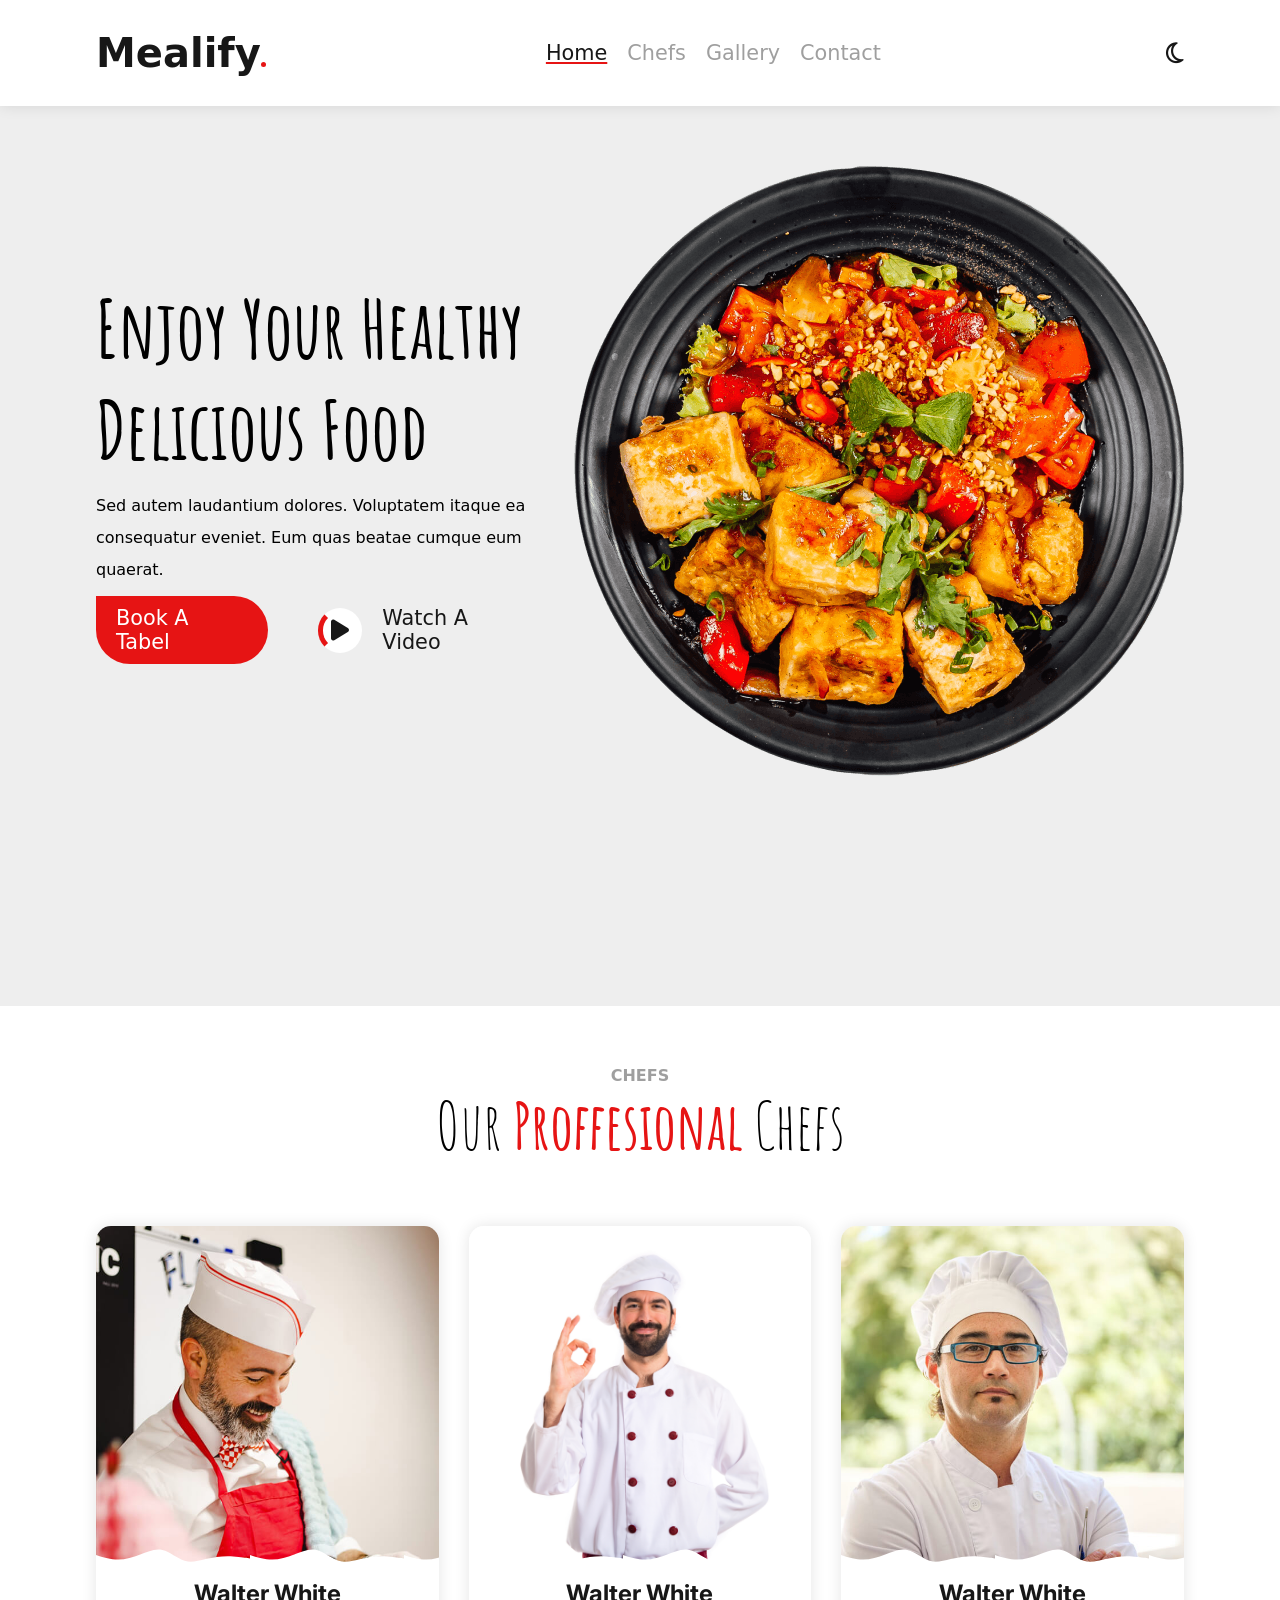
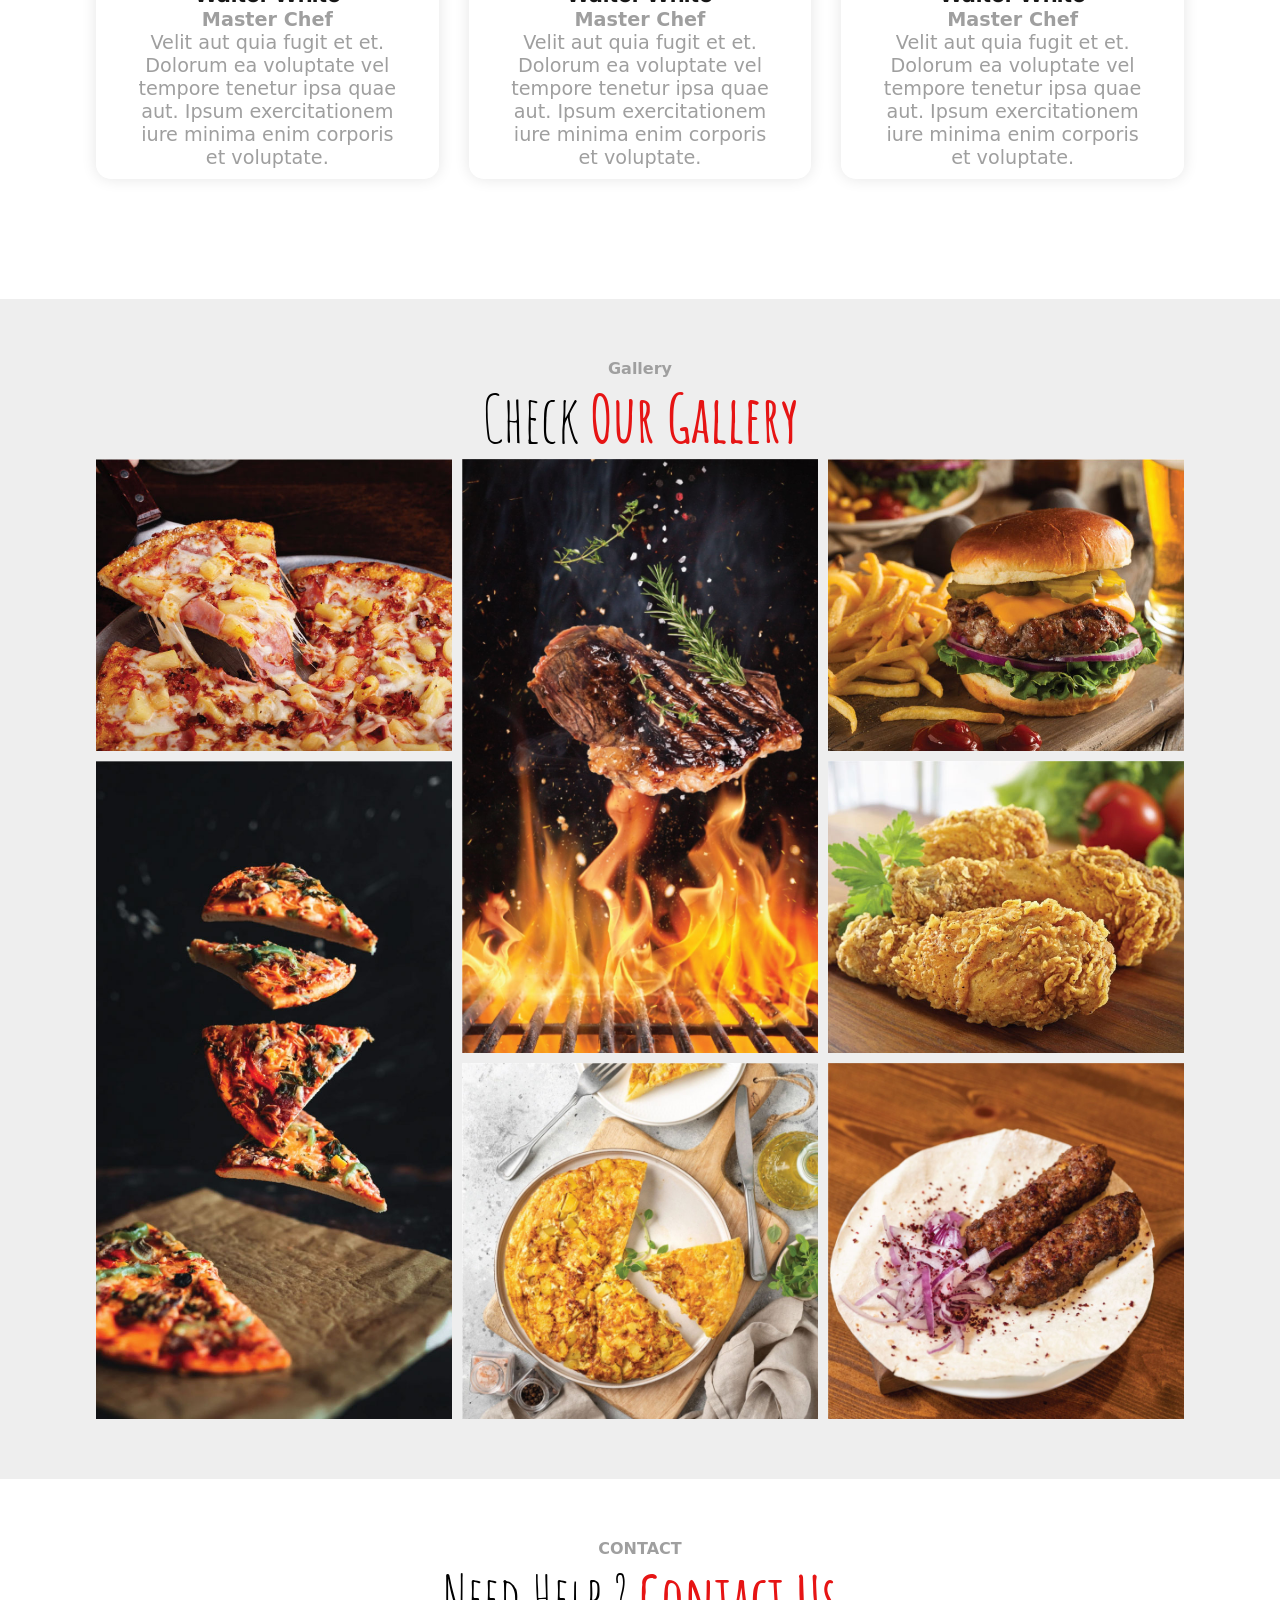
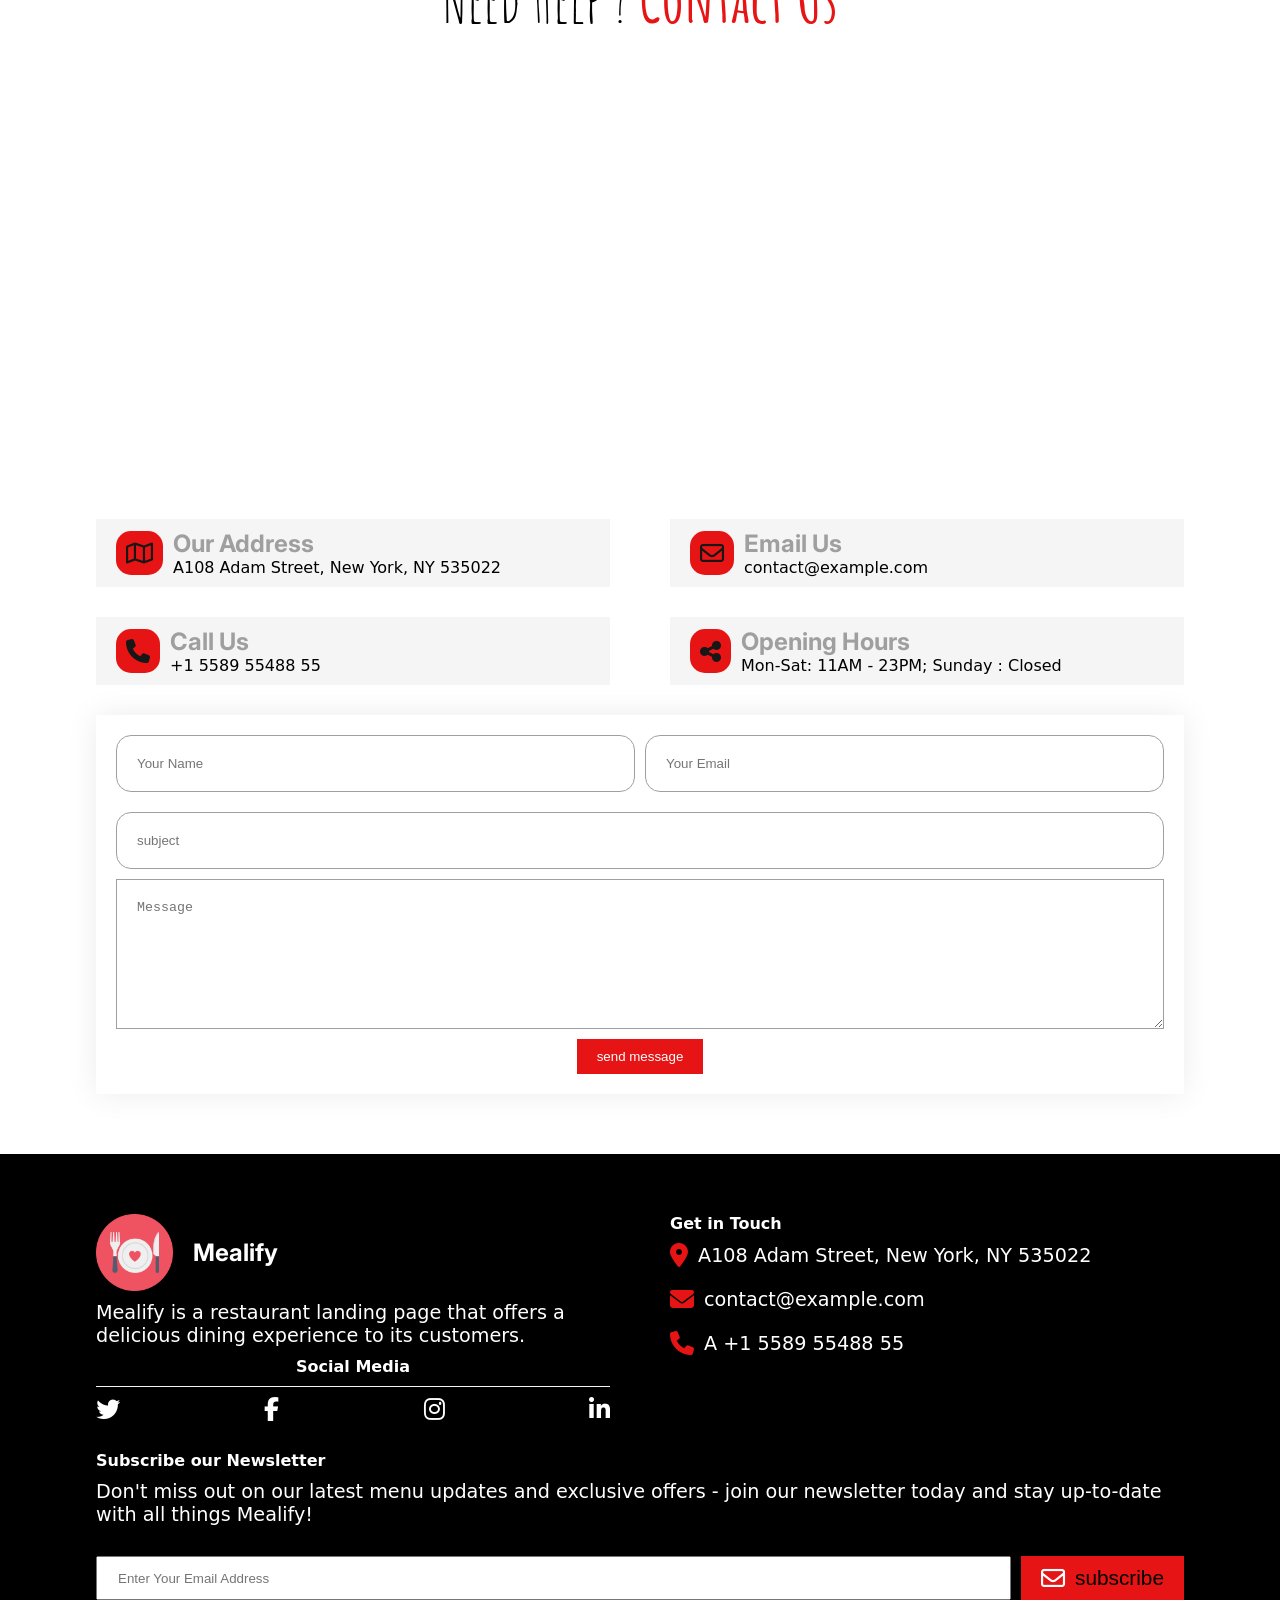
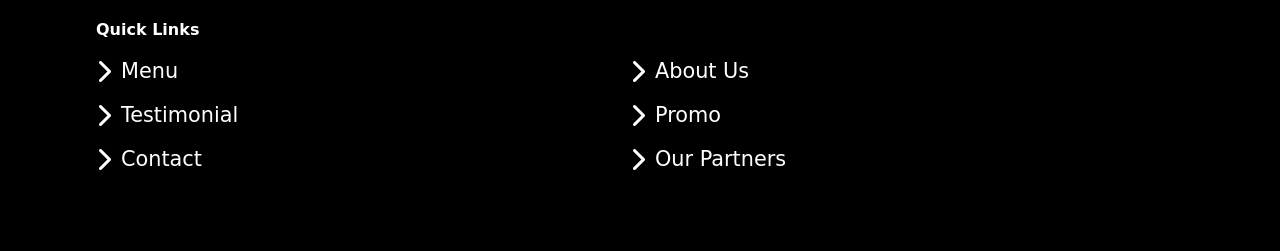
<file: index.html>
<!DOCTYPE html>
<html lang="en">
  <head>
    <meta charset="UTF-8" />
    <meta name="viewport" content="width=device-width, initial-scale=1.0" />

    <!-- 
    google-Fonts
    -->
    <link rel="preconnect" href="https://fonts.googleapis.com" />
    <link rel="preconnect" href="https://fonts.gstatic.com" crossorigin />
    <link
      href="https://fonts.googleapis.com/css2?family=Amatic+SC:wght@400;700&family=Inter:ital,opsz,wght@0,14..32,100..900;1,14..32,100..900&display=swap"
      rel="stylesheet"
    />
    <!-- 
google-Fonts
-->

    <!-- 
     fontawesome
 -->
 
    <link
      rel="stylesheet"
      href="https://cdnjs.cloudflare.com/ajax/libs/font-awesome/6.7.2/css/all.min.css"
      integrity="sha512-Evv84Mr4kqVGRNSgIGL/F/aIDqQb7xQ2vcrdIwxfjThSH8CSR7PBEakCr51Ck+w+/U6swU2Im1vVX0SVk9ABhg=="
      crossorigin="anonymous"
      referrerpolicy="no-referrer"
    />
    <!-- 
    fontawesome
    -->
    <link rel="shortcut icon" href="./img/favicon.png" type="image/x-icon" />
    <link rel="stylesheet" href="./css/main.css" />
    <link rel="stylesheet" href="./css/media-layou.css" />
    <title>Mealify</title>
  </head>
  <body>
    <!-- 
    ******************
    header start
    ******************
    -->
    <nav>
        <div class="container">
          <div class="logo">
            <a href="./index.html">mealify</a>
          </div>
          <div class="mode d-f align-center space-btween ">
            <label for="change-mode"><i class="fa-regular fa-moon"></i></label>
            <input type="checkbox" name="change-mode" id="change-mode" hidden />

            
            <label  class="bar" for="bar"><i class="fa-solid fa-bars"></i></label>
            <input type="checkbox" name="bar" id="bar" hidden />
        </div>
          <ul>
            <li><a class="active" href="#">home</a></li>
            <li><a href="#chefs">chefs</a></li>
            <li><a href="#gallery">gallery</a></li>
            <li><a href="#contact">contact</a></li>
            <li  class="close" hidden >
                <label  for="close"><i class="fa-solid fa-xmark"></i></label>
                <input type="checkbox" name="close" id="close" hidden />

            </li>
          </ul>
        </div>
      </nav>
    <header>
      

      <div id="hero">
        <div class="container section">
          <div class="hero-desc lg-50 sm-50 xxsm-100">
            <h1 class="sm-100 ">Enjoy Your Healthy Delicious Food</h1>
            <p>
              Sed autem laudantium dolores. Voluptatem itaque ea consequatur
              eveniet. Eum quas beatae cumque eum quaerat.
            </p>
            <div class="hero-links align-center md-100 xxsm-100 xsm-100">
              <a class="btn sm-50 md-50 xsm-100 xxsm-100" href="#contact">book a tabel</a>
              <a class="sm-50 md-50 xsm-100 xxsm-100" href="https://www.youtube.com/" target="_blank">
                <span class="circle d-f align-center just-center">
                  <i class="fa-solid fa-play"></i>
                </span>
                watch a video</a
              >
            </div>
          </div>
          <div class="hero-img md-100 lg-50 sm-100 xxsm-100 d-f align-center just-center tx-center ">
            <img class="md-50" src="./img/hero-img.png" alt="" />
          </div>
        </div>
      </div>
    </header>

    <!-- 
    *******************
    end header
    *******************
    -->

    <!-- 
    *******************
    chefs start
    *******************
    -->
    <section id="chefs" class="chef-sec">
      <div class="container f-c section">

        <span>CHEFS</span>
        <h2>Our <span>Proffesional</span> Chefs</h2>
        <div class="about-chefs section d-f f-w ">
        <div class="chef lg-33 md-50 sm-50">
            <div class="chef-img">
                <img src="./img/chefs-1.jpg" alt="chefs-1">
              
            </div>
            <div class="chef-desc d-f f-c tx-center ">
                <h3>Walter White</h3>
                <h4>Master Chef</h4>
                <p>
                    Velit aut quia fugit et et. Dolorum ea voluptate vel tempore tenetur ipsa quae aut. Ipsum exercitationem iure minima enim corporis et voluptate.
                </p>
            </div>
            <div class="chef-links d-f f-c">
                <i class="fa-brands fa-twitter"></i>
                <i class="fa-brands fa-facebook-f"></i>
                <i class="fa-brands fa-instagram"></i>
                <i class="fa-brands fa-linkedin-in"></i>
            </div>

        </div>
        <div class="chef lg-33 md-50 sm-100">
            <div class="chef-img">
                <img src="./img/chefs-2.jpg" alt="chefs-2">
                <div class="chef-links d-f f-c ">
                    <i class="fa-brands fa-twitter"></i>
                    <i class="fa-brands fa-facebook-f"></i>
                    <i class="fa-brands fa-instagram"></i>
                    <i class="fa-brands fa-linkedin-in"></i>
                </div>
            </div>
            <div class="chef-desc d-f f-c tx-center ">
                <h3>Walter White</h3>
                <h4>Master Chef</h4>
                <p>
                    Velit aut quia fugit et et. Dolorum ea voluptate vel tempore tenetur ipsa quae aut. Ipsum exercitationem iure minima enim corporis et voluptate.
                </p>
            </div>

        </div>
        <div class="chef lg-33 md-50 sm-100">
            <div class="chef-img">
                <img src="./img/chefs-3.jpg" alt="chefs-3">
                <div class="chef-links d-f f-c">
                    <i class="fa-brands fa-twitter"></i>
                    <i class="fa-brands fa-facebook-f"></i>
                    <i class="fa-brands fa-instagram"></i>
                    <i class="fa-brands fa-linkedin-in"></i>
                </div>
            </div>
            <div class="chef-desc d-f f-c tx-center ">
                <h3>Walter White</h3>
                <h4>Master Chef</h4>
                <p>
                    Velit aut quia fugit et et. Dolorum ea voluptate vel tempore tenetur ipsa quae aut. Ipsum exercitationem iure minima enim corporis et voluptate.
                </p>
            </div>

        </div>
     
         
   
         
          
        </div>
      </div>
    </div>


    <!-- 
    ******************
    end chef
    ******************
    -->


    <!-- 
    ******************
    start gallery
    ******************
    -->

    <section class="gallery-sec section " id="gallery">
       <div class="container tx-center  f-c">
        <span>gallery</span>
        <h2>Check  <span>Our Gallery</span></h2>
        <div class="gallery-images">
            <div class="img1 img">
                <img src="./img/meal-1.jpg" alt="">
                <div class="pic-caption d-f f-c just-center">
                    <h3>Pizza
                    </h3>
                    <p>Hawaiian pizza with ham and pineapple</p>
                </div>
            </div>
            <div class="img2 img">
                <img src="./img/meal-2.jpg" alt="">
                <div class="pic-caption d-f f-c just-center">
                    <h3>Pizza
                    </h3>
                    <p>Hawaiian pizza with ham and pineapple</p>
                </div>
            
            
            </div>
            <div class="img3 img">
                <img src="./img/meal-3.jpg" alt="">
                <div class="pic-caption d-f f-c just-center">
                    <h3>Pizza
                    </h3>
                    <p>Hawaiian pizza with ham and pineapple</p>
                </div>
            
            </div>
            <div class="img4 img">
                <img src="./img/meal-4.jpg" alt="">
            
                <div class="pic-caption d-f f-c just-center ">
                    <h3>Levitation pizza
                    </h3>
                    <p>Levitation pizza on black background.</p>
                </div>
            </div>
            <div class="img5 img">
                <img src="./img/meal-5.jpg" alt="">
                <div class="pic-caption d-f f-c just-center">
                    <h3>Levitation pizza
                    </h3>
                    <p>Levitation pizza on black background.</p>
                </div>
            
            
            </div>
            <div class="img6 img">
                <img src="./img/meal-6.jpg" alt="">
                <div class="pic-caption d-f f-c just-center">
                    <h3>Levitation pizza
                    </h3>
                    <p>Levitation pizza on black background.</p>
                </div>
            
            </div>
            <div class="img7 img"><img src="./img/meal-7.jpg" alt="">
                <div class="pic-caption d-f f-c just-center">
                    <h3>Levitation pizza
                    </h3>
                    <p>Levitation pizza on black background.</p>
                </div></div>
          </div>
          
       </div>
    </section>

    <!-- 
    ******************
        end gallery
    ******************
    -->


    <!-- 
    ******************
        start contact
    ******************
    -->

<section id="contact" class="contact-sec ">
    <div class="container d-f f-c section">
        <span>CONTACT
        </span>
        <h2>Need Help ? <span>Contact Us</span></h2>
        <iframe src="https://www.google.com/maps/embed?pb=!1m14!1m8!1m3!1d24194.89157059023!2d-74.006138!3d40.710059!3m2!1i1024!2i768!4f13.1!3m3!1m2!1s0x89c25a22a3bda30d%3A0xb89d1fe6bc499443!2sDowntown.%20Conference%20Center!5e0!3m2!1sen!2sus!4v1745274356943!5m2!1sen!2sus" height="450" style="border:0;" allowfullscreen="" loading="lazy" referrerpolicy="no-referrer-when-downgrade"></iframe>
<div class="call d-f f-w space-between">
    <div class="contact d-f align-center">
        <i class="fa-regular fa-map"></i>
        <div class="caption">
            <h3>Our Address</h3>
            <p>A108 Adam Street, New York, NY 535022

            </p>
        </div>
    </div>
          
    <div class="contact align-center d-f">
        <i class="fa-regular fa-envelope"></i>
        <div class="caption">
            <h3>Email Us</h3>
            <p>contact@example.com
            </p>
        </div>

    </div>
   
  
       <div class="contact align-center d-f">
        <i class="fa-solid fa-phone"></i>
           <div class="caption">
               <h3>Call Us
               </h3>
               <p>+1 5589 55488 55
               </p>
           </div>
       </div>
       
       <div class="contact align-center d-f">
        <i class="fa-solid fa-share-nodes"></i>
           <div class="caption">
               <h3>Opening Hours
               </h3>
               <p>Mon-Sat: 11AM - 23PM; Sunday : Closed

               </p>
           </div>
       </div>
     
</div>

<form action="" class="d-f f-c " >
    <div class="name-email d-f ">
        <input type="text" name="name" id="name" placeholder="Your Name">
        <input type="email" name="email" id="email" placeholder="Your Email">
    </div>
    <input type="text" name="subject" id="subject" placeholder="subject">
    <textarea name="Message" id="Message" placeholder="Message"></textarea>
    <button type="submit">send message</button>
</form>
     
    </div>

</section>

    <!-- 
    ******************
        end contact
    ******************
    -->



    <!-- 
    ******************
        start footer
    ******************
    -->

<footer class="section ">
    <div class="container ">
        <div class="left d-f f-c xsm-100">
            <h3 class="d-f align-center">
            <img src="./img/favicon.png" alt="">
            Mealify
            </h3>
            <p>Mealify is a restaurant landing page that offers a delicious dining experience to its customers.

            </p>
            <h4 class="tx-center">
                Social Media
            </h4>
            <div class="border"></div>
            <div class="footer-links d-f space-between">
                <i class="fa-brands fa-twitter"></i>
                <i class="fa-brands fa-facebook-f"></i>
                <i class="fa-brands fa-instagram"></i>
                <i class="fa-brands fa-linkedin-in"></i>
            </div>
        </div>
        <div class="center d-f f-c xsm-100">
            <h4>
                Subscribe our Newsletter

            </h4>
            <p>Don't miss out on our latest menu updates and exclusive offers - join our newsletter today and stay up-to-date with all things Mealify!</p>
            <div class="form">
                <form action="" class="d-f space-between">
                <input type="email" name="footer-email" id="footer-email" placeholder="Enter Your Email Address">
                <button class="d-f align-center" type="submit">
     
                    <i class="fa-regular fa-envelope"></i>
                    subscribe
                </button>
            </form>
            </div>
            <h4>
                Quick Links
            </h4>
            <ul>
                <li class="d-f align-center">
                    <i class="fa-solid fa-chevron-right"></i>
                    <a href="#">  Menu</a></li>
                <li class="d-f align-center"> <i class="fa-solid fa-chevron-right"></i> <a href="#">  About Us</a></li>
                <li class="d-f align-center">
                    <i class="fa-solid fa-chevron-right"></i>
                    <a  href="#"> Testimonial</a></li>
                <li class="d-f align-center">
                    <i class="fa-solid fa-chevron-right"></i>
                    <a  href="#"> Promo</a></li>
                <li class="d-f align-center"> 
                    <i class="fa-solid fa-chevron-right"></i> 
                    <a  href="#"> Contact</a></li>
                <li class="d-f align-center">
                    <i class="fa-solid fa-chevron-right"></i>
                    <a  href="#"> Our Partners</a></li>
            </ul>
            
        </div>
        <div class="right d-f f-c xsm-100">

<h4>
    Get in Touch
</h4>
<p class="d-f align-center"><i class="fa-solid fa-location-dot"></i> A108 Adam Street, New York, NY 535022</p>
<p class="d-f align-center"><i class="fa-solid fa-envelope"></i> contact@example.com</p>
<p class="d-f align-center"><i class="fa-solid fa-phone"></i> A
    +1 5589 55488 55</p>


        </div>
 
        
    </div>
</footer>


    <!-- 
    ******************
        end footer
    ******************
    -->







</body>
</html>
</file>
<file: css/main.css>
:root {
  --main-color-light: #fff;
  --second-color-light: #eee;
  --main-color-dark: #171717;
  --black: #000;
  --second-color-dark: #252525;
  --third-color-dark: #202020;
  --icon-color-light: #e61414;
  --icon-color-dark: #c17e1f;
  --pading: 10px 20px;
  --contact-color: #f5f5f5;
  --text-color: rgb(159, 159, 159);
  --radius: 15px;
  --gap: 1.875rem;
}

*,
*::after,
*::before {
  margin: 0;
  padding: 0;
  box-sizing: border-box;
  scroll-behavior: smooth;
  transition: 0.3s;
}

body {
  font-family: "Open Sans", system-ui, -apple-system, "Segoe UI", Roboto,
    "Helvetica Neue", Arial, "Noto Sans", "Liberation Sans", sans-serif,
    "Apple Color Emoji", "Segoe UI Emoji", "Segoe UI Symbol", "Noto Color Emoji";
}
body::selection {
  background-color: var(--icon-color-light);
}
i:hover {
  color: #e61414;
}
body:has(#change-mode:checked) {
  ::selection {
    background-color: var(--icon-color-dark);
  }
  .active {
    text-decoration-color: var(--icon-color-dark);
  }
  h2 {
    color: var(--main-color-light);
    span {
      color: var(--icon-color-dark);
    }
  }
  h3 {
    color: var(--main-color-light);
  }
  
  nav {
    background-color: var(--main-color-dark);
    i {
      color: var(--main-color-light);
    }
    .logo a {
      color: var(--main-color-light);
    }
    li a.active {
      color: var(--main-color-light);
    }
    li a:hover {
      color: var(--main-color-light);
    }
    .logo a::after {
      background-color: var(--icon-color-dark);
    }
    li a::after {
      background: var(--icon-color-dark);
    }
  }
  header {
    background-color: var(--second-color-dark);
    color: var(--main-color-light);
    a,
    i {
      color: var(--main-color-light);
    }
    a:hover {
      color: var(--icon-color-light);
    }
    a span {
      background-color: var(--main-color-dark);
      border-left-color: var(--icon-color-dark);
    }

    .btn {
      background: var(--icon-color-dark);
    }
  }

  .chef-sec {
    background: var(--third-color-dark);
    .chef-desc {
      background: var(--main-color-dark);
    }
    .chef-img::after {
      background: url(../img/team-shape-dark.svg);
    }
    h3 {
      color: var(--main-color-light);
    }
  }
  .gallery-sec {
    background: var(--second-color-dark);
  }
  .contact-sec {
    .contact {
      background: var(--black);
      h3 {
        color: var(--text-color);
      }
      p {
        color: var(--main-color-light);
      }
      i {
        background: var(--icon-color-dark);
      }
    }

    form {
      background: var(--black);
    }
  }
  button {
    background: var(--icon-color-dark);
  }
  footer .right {
    i {
      color: var(--icon-color-dark);
    }
  }
}
img {
  width: 100%;
  border: none;
  display: block;
}
h1 {
  font-family: "Amatic SC", sans-serif;
  font-size: 5rem;
  font-weight: 700;
}
span {
  color: var(--text-color);
  font-weight: 700;
  text-transform: capitalize;
}
h2 {
  font-family: "Amatic SC", sans-serif;
  font-weight: 400;
  font-size: 4rem;
  span {
    font-family: "Amatic SC", sans-serif;
    color: var(--icon-color-light);
  }
}
h3 {
  font-family: "Inter", sans-serif;
  font-weight: 700;
  font-size: 1.5rem;
  color: var(--main-color-dark);
}
.d-f {
  display: flex;
}
.tx-center {
  text-align: center;
}
.align-center {
  align-items: center;
}
.just-center {
  justify-content: center;
}
.space-around {
  justify-content: space-around;
}
.space-between {
  justify-content: space-between;
}
.f-c {
  flex-direction: column;
}
.f-w {
  flex-wrap: wrap;
}
ul {
  display: flex;
  list-style: none;
  gap: 20px;
}
a {
  text-decoration: none;
  font-size: 1.3rem;
  text-transform: capitalize;
}
.container {
  width: 85%;
  margin: auto;
  display: flex;
  flex-wrap: wrap;
  align-items: center;
  justify-content: space-between;
}
i {
  color: var(--main-color-dark);
  position: relative;
  cursor: pointer;
  font-size: 1.5rem;
}
.section {
  padding: 60px 0;
}
.active {
  color: var(--main-color-dark);
  text-decoration: underline var(--icon-color-light);
}

/*
 ***************************** 

 Header start

 *****************************
 */

.bar{
  display: none;
}

nav {
  /* .bar{
    display: none;
  } */


  /* &:has(#bar:checked) ul{
 opacity:100%;
  } */
  padding: 30px 0;
  width: 100%;
  box-shadow: 0 0 14px 0 #0000001b;
  position: sticky;
  background-color: var(--main-color-light);
  top: 0;
  z-index: 9999;
  a {
    color: var(--text-color);
  }
  .logo a {
    font-size: 2.5rem;
    color: var(--main-color-dark);
    position: relative;
    font-weight: 700;
  }
  .logo a::after {
    content: "";
    position: absolute;
    width: 5px;
    height: 5px;
    border-radius: 50%;
    top: 70%;
    left: 100%;
    background-color: var(--icon-color-light);
  }
  li a {
    position: relative;
  }
  li a::after {
    content: "";
    position: absolute;
    top: 89%;
    left: 0;
    background: var(--icon-color-light);
    width: 0px;
    height: 2px;
  }
  li a:hover {
    color: var(--main-color-dark);
  }
  li a:hover::after {
    width: 100%;
  }
  .mode {
    order: 1;
    gap: var(--gap);
  }
}
header {
  height: 100vh;
  background-color: var(--second-color-light);

  .hero-desc {
    width: 40%;
    p {
      line-height: 2rem;
      margin: 10px 0;
    }
    .hero-links {
      display: flex;

      a {
        color: var(--main-color-dark);
        align-items: center;
        display: flex;
        gap: 20px;
        .circle {
          width: 45px;
          height: 45px;
          background-color: var(--main-color-light);
          border: transparent solid 5px;
          border-radius: 50%;
          border-left-color: var(--icon-color-light);
        }
      }

      .btn {
        color: var(--main-color-light);
        background-color: var(--icon-color-light);
        padding: var(--pading);
        border-radius: 0 50px 50px;
        &:hover {
          color: var(--black);
          border-radius: 0 30px;
        }
      }
      a:hover {
        color: var(--icon-color-light);
      }
      gap: 50px;
    }
  }
  img:hover {
    animation-name: shake;
    animation-duration: 0.2s;
    animation-direction: alternate;
    animation-iteration-count: infinite;
  }
}
@keyframes shake {
  0% {
    transform: rotate(5deg) translate(2px);
  }
  100% {
    transform: rotate(-5deg) translate(-2px);
  }
}

/* 
******************************
end header
******************************
*/

/* 
******************************
chef start
******************************
*/
.chef-sec {
  .about-chefs {
    gap: var(--gap);
  }

  .chef {
    border-radius: var(--radius);
    width: calc(calc(100% - var(--gap) * 2) / 3);
    position: relative;
    overflow: hidden;
    box-shadow: 0 0 15px 0 #0000001b;
  }
  .chef-img {
    position: relative;
  }
  .chef-links {
    position: absolute;
    top: 15%;
    right: -100%;

    background-color: var(--main-color-light);
    gap: 30px;
    border-radius: var(--radius);
    padding: var(--pading);
    transition-delay: 0.5s;
  }
  .chef-img::after {
    content: "";
    position: absolute;
    background: url(../img/team-shape.svg);
    width: 100%;
    height: 10%;
    top: 91%;
    left: 0;
  }
  .chef:hover .chef-links {
    right: 0%;
  }
  .chef:hover {
    scale: 1.1;
  }
  .chef-desc {
    background-color: var(--main-color-light);
    border-radius: 0 0 15px 15px;
    padding: var(--pading);
    color: var(--main-color-light);

    h4,
    p {
      color: var(--text-color);
      margin: 10px 0;
      font-size: 1.2rem;
      width: 90%;
      margin: auto;
    }
  }
}

/* 
******************************
chef end
******************************
*/

/* 
******************************
gallery start
******************************
*/
.gallery-sec {
  background: var(--second-color-light);
}

.gallery-images {

  display: grid;
  grid-template-areas:
    "img1 img2 img3"
    "img4 img2 img5"
    "img4 img7 img6";
    /* ". img7 ."; */
  gap: 10px;

  img {
    width: 100%;
    display: block;
    height: 100%;
    object-fit: cover;
  }
}

.img1 { grid-area: img1; }
.img2 { grid-area: img2; }
.img3 { grid-area: img3; }
.img4 { grid-area: img4; }
.img5 { grid-area: img5; }
.img6 { grid-area: img6; }
.img7 { grid-area: img7; }

.gallery-images .img{
  overflow: hidden;
  position: relative;
  &:hover .pic-caption{
    top: 0;
  }

}
.pic-caption{
  position: absolute;
  top: 100%;
  left: 0;
  background: rgba(0,0,0,0.7);
  color: var(--main-color-light);
 
  width: 100%;
  height: 100%;

h3{
  color: var(--main-color-light);
}
}
/* 
******************************
gallery end
******************************
*/

/* 
******************************
contact start
******************************
*/

.contact-sec {
  iframe {
    width: 100%;
    padding: 20px 0;
  }
  .call {
    /* background-color: #e61414; */
    padding: 30px 0;
    width: 100%;
    gap: var(--gap);
  }
  .contact {
    background-color: var(--contact-color);
    width: calc(calc(100% / 2) - var(--gap));
    padding: var(--pading);
    h3 {
      color: var(--text-color);
    }
    .caption {
      padding: 0 10px;
    }
    i {
      background: var(--icon-color-light);
      padding: 10px;
      border-radius: var(--radius);
    }
  }
  form {
    width: 100%;
    background: var(--main-color-light);
    box-shadow: 0 0 1.875rem #00000014;
    padding: var(--pading);
    input {
      padding: 20px;
      width: 100%;
      border: solid 1px var(--text-color);
      margin: 10px 0;
      border-radius: var(--radius);
    }
    .name-email {
      gap: 10px;
    }
    textarea {
      padding: 20px;
      width: 100%;
      height: 150px;
      border: solid 1px var(--text-color);
    }
    button {
      width: fit-content;
      margin: 10px auto;
      padding: var(--pading);
      border: none;
      cursor: pointer;
      color: var(--main-color-light);
      background-color: var(--icon-color-light);
      &:hover {
        border-radius: var(--radius);
        background: var(--main-color-dark);
      }
    }
  }
}

/* 
******************************
contact end
******************************
*/

/* 
******************************
footer star
******************************
*/

footer {
  .container {
    align-items: flex-start;
    gap: var(--gap);
    /* background-color: var(--icon-color-light); */
  }
  background: var(--black);
  color: var(--main-color-light);
  h4,
  i,
  h3 {
    color: var(--main-color-light);
  }
  img {
    width: 15%;
    /* padding: var(--pading); */
    margin-right: 20px;
  }
  .left,
  .right {
    width: calc(calc(100% - var(--gap) * 2) / 4);
  }
  .left,
  .center,
  .right {
    p {
      padding: 10px 0;
      /* width: 80%; */
      font-size: 1.2rem;
    }
    .border {
      background: var(--contact-color);
      width: 100%;
      height: 1px;
      margin: 10px 0;
    }
  }
  .center {
    width: calc(calc(100% - var(--gap) * 2) / 2);
    justify-content: flex-start;
    form {
      width: 100%;
      padding: 20px 0;
      input {
        width: 100%;
        margin-right: 10px;
        padding: var(--pading);
      }
      button {
        background: var(--icon-color-light);
        cursor: pointer;
        font-size: 1.3rem;
        gap: 10px;
        border: none;
        padding: var(--pading);
      }
    }
    ul {
      flex-wrap: wrap;
      margin: 20px 0;
    }
    li {
      gap: 10px;
      width: calc(50% - var(--gap));
      a {
        color: var(--main-color-light);
      }
      &:hover {
        padding-left: 10px;
      }
    }
  }
  .right {
    p {
      gap: 10px;
      i {
        color: var(--icon-color-light);
      }
    }
  }
}

/* 
******************************
footer star
******************************
*/

@media (min-width: 992px) and (max-width: 1199px) {
  #hero {
    .hero-desc {
      width: 50%;
    }
    .btn {
      background: var(--black);
      padding: 10px 40px;
      font-size: 1.1rem;
    }
  }
 
  nav {
    position: relative;

    .bar{
      display: block;
/* 
      position: absolute;
      right: 30px; */
    }
    ul {
      flex-direction: column;
      position: absolute;
      left: 80%;
      top: 110px;
      background: var(--contact-color);
      height: 100vh;
      padding: 50px 70px;
      .close {
        display: block;
        position: absolute;
        top: 20px;
        left: 20px;

     
      }
      .gallery-images{
      
          display: grid;
          grid-template-areas:
         "img1 img2 img3"
         "img4 img2 img5"
         "img4 img6 img7" ;
        }
        
      gap: 10px;
      }
      .img1{
        grid-area: img1;
      }
      .img2{
        grid-area: img2;
      }
      .img3{
        grid-area: img3;
      }
      .img4{
        grid-area: img4;
      }
      .img5{
        grid-area: img5;
      }
      .img6{
        grid-area: img6;
      }
      .img7{
        grid-area: img7;
      }

      a.active {
        color: var(--text-color);
      }
  
    }
    
    &:has(#close:checked) ul {
      opacity: 0;
  }
  &:has(#bar:checked) ul{
    opacity:100%;
  }
  }

  footer {
    .left,
    .right {
      width: calc(50% - var(--gap));
    }
    .center {
      order: 3;
      width: 100%;
    }
  }



@media (min-width: 768px) and (max-width: 991px) {

  nav {
    .bar{
      display: block;

      /* position: absolute;
      right: 20px; */
    }

    ul {
      flex-direction: column;
      position: absolute;
      top: 100%;
      left: -100%;
      background: var(--main-color-dark);
      width: 100%;
      height: 100vh;
      padding: 30px;
      gap: 30px;
      transition: 0.3s;
    }

    /* #bar:checked ~ ul {
      left: 100%;
    } */
  }

  header {
    text-align: center;
   

    .hero-desc {
      width: 100%;
      order: 1;
      padding: 20px;
    }

    .hero-links {
      flex-direction: row;
      gap: 20px;
      align-items: center;
    }
    .img{
      margin: auto;
    }

    img {
      width: 100%;
      margin: auto;
    }
  }

  .chef-sec .chef {
    width: calc(50% - var(--gap));
    flex-wrap: wrap;
  }
  .gallery-images {
    display: grid;
    grid-template-areas:
      "img1 img2"
      "img1 img2"
      "img4 img2"
      "img4 img5"
      "img4 img6"
      "img3 img6"
      "img7 .";
    gap: 10px;
  
    img {
      width: 100%;
      display: block;
      height: 100%;
      object-fit: cover;
    }
  }
  
  .img1 { grid-area: img1; }
  .img2 { grid-area: img2; }
  .img3 { grid-area: img3; }
  .img4 { grid-area: img4; }
  .img5 { grid-area: img5; }
  .img6 { grid-area: img6; }
  .img7 { grid-area: img7; }
  

  .contact-sec {
    .contact,
    form {
      width: 100%;
    }

    .call {
      flex-direction: column;
      align-items: center;
    }
  }
.name-email{
  flex-wrap: wrap;
}
  footer {
    .left,
    .right {
      width: calc(50% - var(--gap));
    }

    .center {
      order: 3;
      width: 100%;
    }

    
  }
}
@media (min-width:150px) and (max-width:320px) {
  header {
    flex-direction: column;
    text-align: center;

    .hero-desc {
      width: 100%;
      order: 2;
      padding: 20px;
      .hero-links {
        flex-direction: column;
        gap: 10px;
      }
      h1{
        width: 100%;
        font-size: 2rem;
      }
      p{
        width: 100%;
        font-size: 1rem;
      }
    }
    .img{
      width: 25%;
    }

  


  }

  
}

@media  (max-width: 575px) {
  header {
    flex-direction: column;
    text-align: center;

    .hero-desc {
      width: 100%;
      order: 2;
      padding: 20px;
      .hero-links {
        flex-direction: column;
        gap: 10px;
      }
      h1{
        width: 100%;
        font-size: 3rem;
      }
    }
    .img{
      width: 100%;
    }

  


  }

  .chef-sec .chef {
    width: 100%;
  }
}

@media (max-width: 767px) {
  nav {
    flex-wrap: wrap;


    .bar{
      display: block;

      /* position: absolute;
      right: 20px; */
    }
    
    ul {
      flex-direction: column;
      position: absolute;
      top: 100%;
      left: -100%;
      background: var(--main-color-dark);
      width: 100%;
      height: 100vh;
      padding: 30px;
      gap: 30px;
      transition: 0.3s;
    }
 
  }

  header {
  
    text-align: center;

    .hero-desc {
      width: 100%;
      order: 2;
      padding: 20px;
    }

    .hero-links {
      flex-direction: row;
      gap: 20px;
    }

    img {
      width: 50%;
      margin: auto;
    }
  }

  .chef-sec .chef {
    width: 100%;
  }

  .gallery-images {
    display: grid;
    grid-template-areas:
      "img1"
      "img2"
      "img3"
      "img4"
      "img5"
      "img6"
      "img7";
    gap: 10px;
  
    img {
      width: 100%;
      display: block;
      height: 100%;
      object-fit: cover;
    }
  }
  
  .img1 { grid-area: img1; }
  .img2 { grid-area: img2; }
  .img3 { grid-area: img3; }
  .img4 { grid-area: img4; }
  .img5 { grid-area: img5; }
  .img6 { grid-area: img6; }
  .img7 { grid-area: img7; }

  .contact-sec .contact,
  .contact-sec form {
    width: 100%;
  }
  .name-email{
    flex-wrap: wrap;
  }
  footer {
    .left,
    .right,
    .center {
      width: 100%;
      order: unset;
    }

    .center {
      order: 3;
    }
  }
}
</file>
<file: css/media-layou.css>
@media (min-width:150px) and (max-width:319px){
  .xxsm-100 {
    width: 100%;
  }
  .xxsm-50 {
    width: 50%;
  }
  .xxsm-33 {
    width: 33.33%;
  }
  .xxsm-25 {
    width: 25%;
  }
  .xxsm-16 {
    width: 16.66%;
  }

}
@media (max-width: 575px) {
  .xsm-100 {
    width: 100%;
  }
  .xsm-50 {
    width: 50%;
  }
  .xsm-33 {
    width: 33.33%;
  }
  .xsm-25 {
    width: 25%;
  }
  .xsm-16 {
    width: 16.66%;
  }
}
@media (min-width: 575px) and (max-width:767px) {
  .sm-100 {
    width: 100%;
  }
  .sm-50 {
    width: 50%;
  }
  .sm-33 {
    width: 33.33%;
  }
  .sm-25 {
    width: 25%;
  }
  .sm-16 {
    width: 16.66%;
  }
}

@media (min-width: 768px)  and (max-width:991px){
    .md-100 {
        width: 100%;
      }
      .md-50 {
        width: 50%;
      }
      .md-33 {
        width: 33.33%;
      }
      .md-25 {
        width: 25%;
      }
      .md-16 {
        width: 16.66%;
      }
}
@media (min-width: 992px) and (max-width:1199px) {

    .lg-100 {
        width: 100%;
      }
      .lg-50 {
        width: 50%;
      }
      .lg-33 {
        width: 33.33%;
      }
      .lg-25 {
        width: 25%;
      }
      .lg-16 {
        width: 16.66%;
      }
}
@media (min-width: 1200px) {

    .xl-100 {
        width: 100%;
      }
      .xl-50 {
        width: 50%;
      }
      .xl-33 {
        width: 33.33%;
      }
      .xl-25 {
        width: 25%;
      }
      .xl-16 {
        width: 16.66%;
      }
}
</file>
